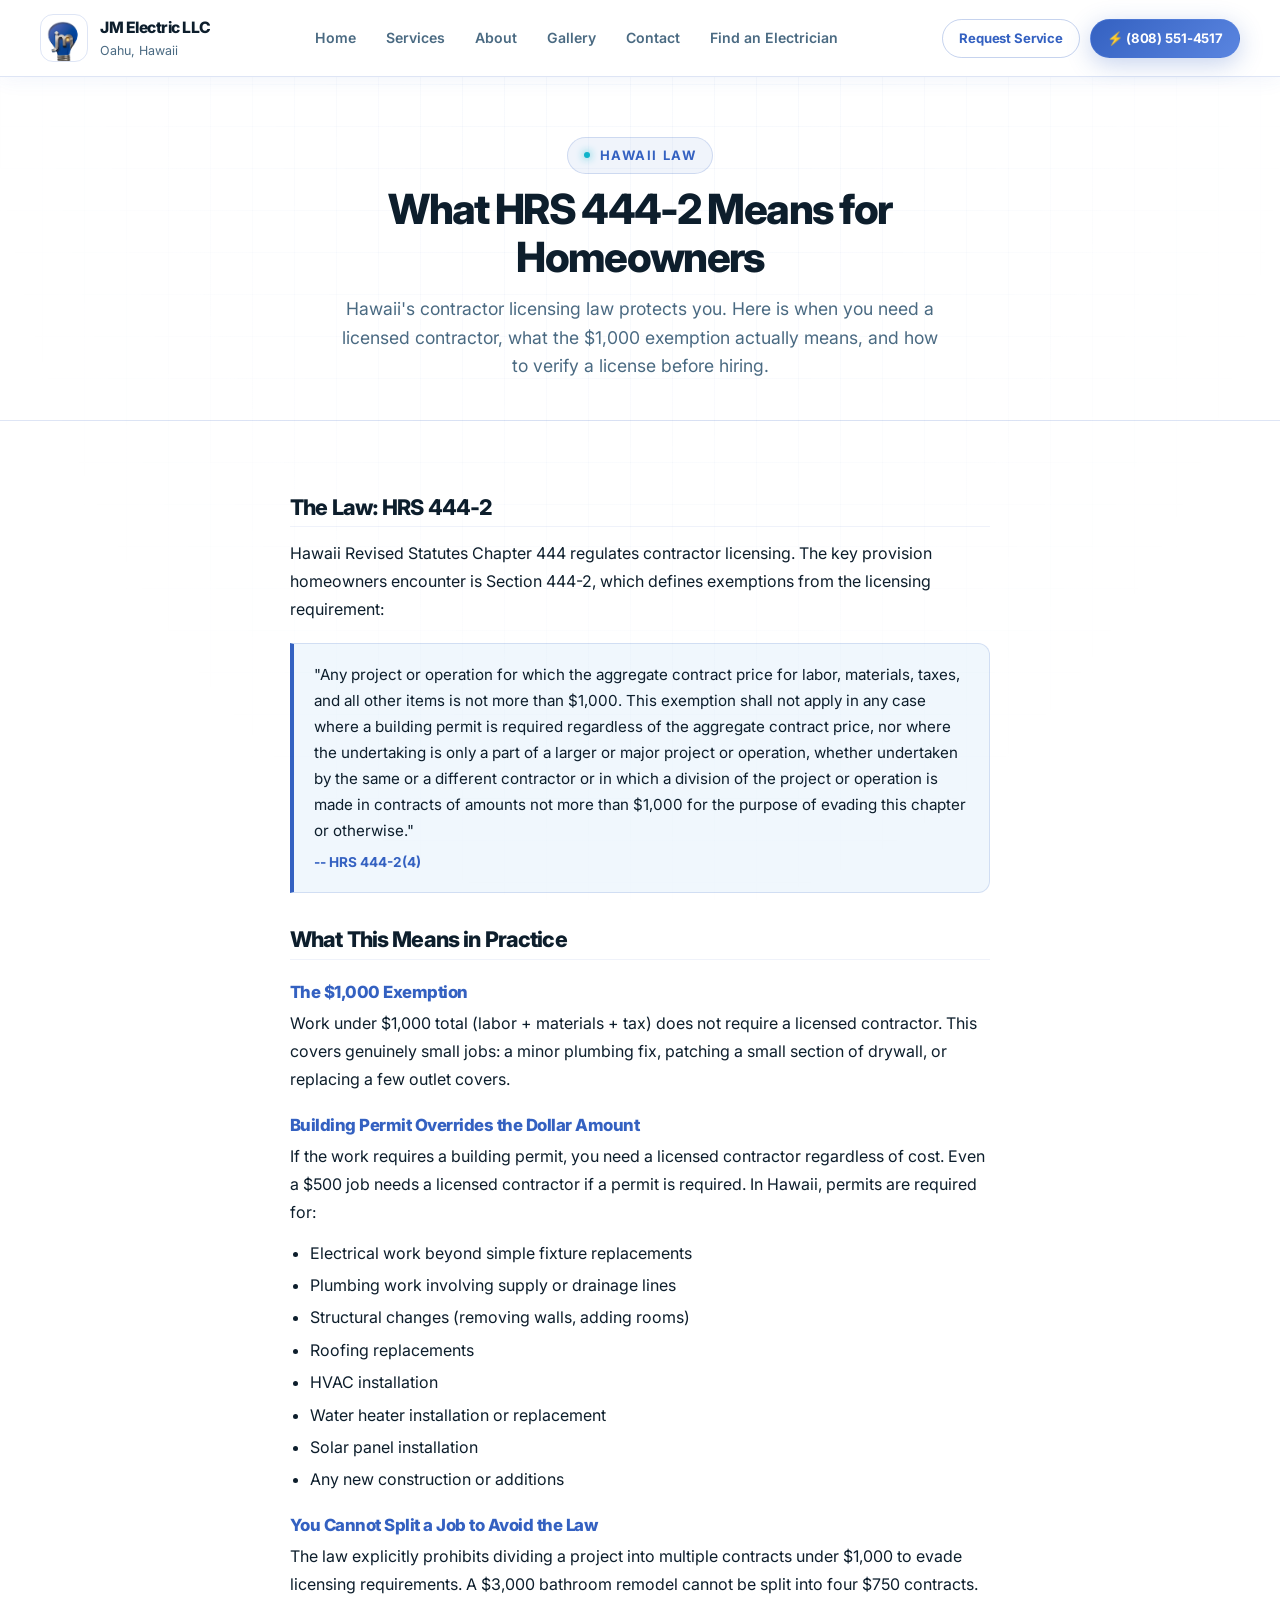
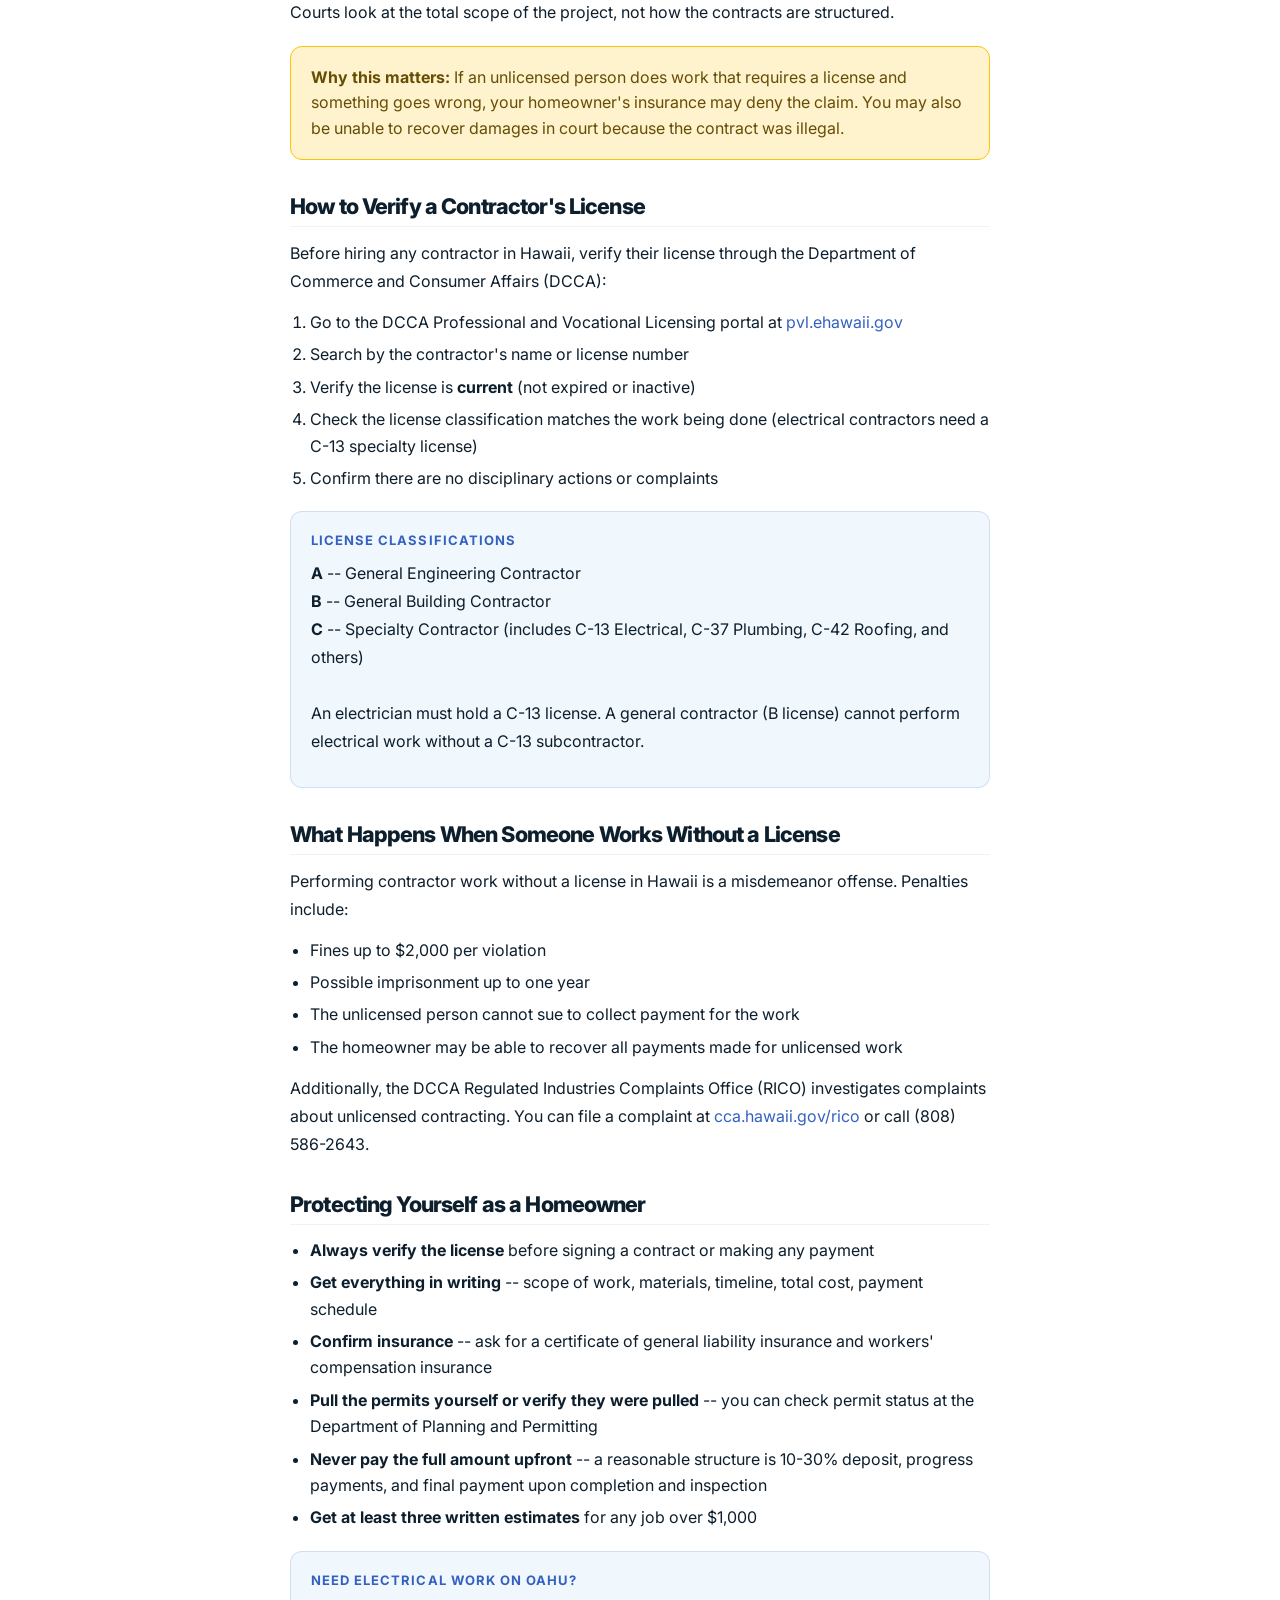
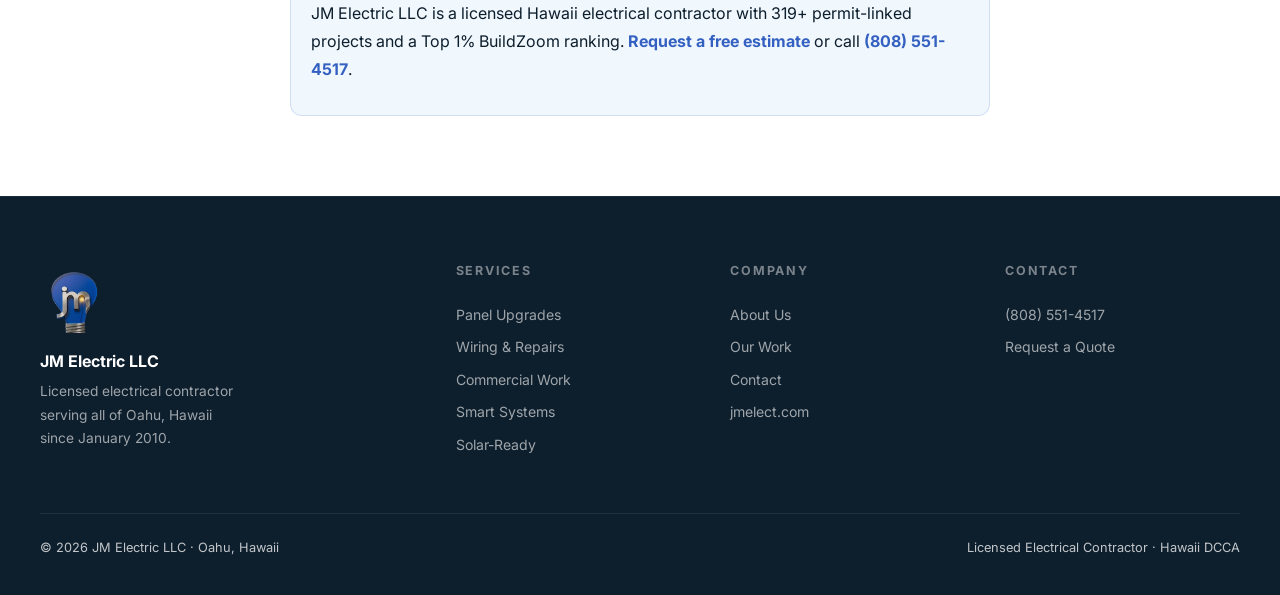
<file: contractor-licensing-hawaii.html>
<!DOCTYPE html>
<html lang="en">
<head>
  <!-- Google tag (gtag.js) -->
  <script async src="https://www.googletagmanager.com/gtag/js?id=G-DVCL1WYNB4"></script>
  <script>
    window.dataLayer = window.dataLayer || [];
    function gtag(){dataLayer.push(arguments);}
    gtag('js', new Date());
    gtag('config', 'G-DVCL1WYNB4');
  </script>
  <meta charset="UTF-8" />
  <meta name="viewport" content="width=device-width, initial-scale=1.0" />
  <title>Hawaii Contractor Licensing Law (HRS 444-2) for Homeowners</title>
  <meta name="description" content="Understand Hawaii's contractor licensing law HRS 444-2. When you need a licensed contractor, the $1,000 exemption, building permit requirements, and how to verify a contractor's license." />
  <link rel="canonical" href="https://electriciansoahu.com/contractor-licensing-hawaii.html" />
  <meta property="og:title" content="Hawaii Contractor Licensing Law: What HRS 444-2 Means for Homeowners">
  <meta property="og:description" content="When you need a licensed contractor in Hawaii, the $1,000 exemption, and how to verify licenses.">
  <meta property="og:type" content="article">
  <meta property="og:image" content="https://electriciansoahu.com/img/hero-logo-no-background.png">
  <meta property="og:url" content="https://electriciansoahu.com/contractor-licensing-hawaii.html">
  <link rel="icon" href="img/jm_electric_favicon.ico" type="image/x-icon" />
  <link rel="preconnect" href="https://fonts.googleapis.com">
  <link rel="preconnect" href="https://fonts.gstatic.com" crossorigin>
  <link href="https://fonts.googleapis.com/css2?family=Inter:wght@400;500;600;700;800&display=swap" rel="stylesheet">
  <link rel="stylesheet" href="assets/style.css" />

  <script type="application/ld+json">
  {
    "@context": "https://schema.org",
    "@type": "Article",
    "headline": "Hawaii Contractor Licensing Law: What HRS 444-2 Means for Homeowners",
    "description": "Understand Hawaii's contractor licensing law HRS 444-2. When you need a licensed contractor, the $1,000 exemption, building permit requirements, and how to verify a contractor's license.",
    "author": {"@type": "Organization", "name": "JM Electric LLC", "url": "https://electriciansoahu.com/"},
    "publisher": {"@type": "Organization", "name": "JM Electric LLC"},
    "datePublished": "2026-06-14",
    "dateModified": "2026-06-14"
  }
  </script>

  <style>
    .article-hero {
      padding: 60px 0 40px;
      text-align: center;
      border-bottom: 1px solid var(--line);
    }
    .article-hero .eyebrow {
      font-size: 13px;
      font-weight: 700;
      text-transform: uppercase;
      letter-spacing: .12em;
      color: var(--primary);
      margin-bottom: 12px;
    }
    .article-hero h1 {
      font-size: clamp(1.8rem, 4vw, 2.6rem);
      max-width: 720px;
      margin: 0 auto 14px;
      line-height: 1.15;
    }
    .article-hero .lead {
      color: var(--muted);
      font-size: 1.1rem;
      max-width: 600px;
      margin: 0 auto;
      line-height: 1.6;
    }
    .article-body {
      max-width: 740px;
      margin: 0 auto;
      padding: 40px 20px 60px;
    }
    .article-body h2 {
      font-size: 1.35rem;
      margin: 36px 0 12px;
      padding-bottom: 8px;
      border-bottom: 1px solid var(--line-2);
      color: var(--text);
    }
    .article-body h3 {
      font-size: 1.05rem;
      margin: 24px 0 8px;
      color: var(--primary);
    }
    .article-body p {
      line-height: 1.75;
      margin: 0 0 14px;
      color: var(--text);
    }
    .article-body ul, .article-body ol {
      padding-left: 20px;
      margin: 0 0 14px;
    }
    .article-body li {
      margin: 6px 0;
      line-height: 1.65;
    }
    .law-block {
      background: var(--bg-2);
      border: 1px solid var(--line);
      border-left: 4px solid var(--primary);
      border-radius: 0 var(--r-sm) var(--r-sm) 0;
      padding: 18px 20px;
      margin: 20px 0;
      font-size: 0.95rem;
      line-height: 1.7;
    }
    .law-block .cite {
      display: block;
      margin-top: 8px;
      font-weight: 700;
      font-size: 0.85rem;
      color: var(--primary);
    }
    .info-card {
      background: var(--bg-2);
      border: 1px solid var(--line);
      border-radius: var(--r-sm);
      padding: 18px 20px;
      margin: 20px 0;
    }
    .info-card .label {
      font-weight: 700;
      font-size: 13px;
      text-transform: uppercase;
      letter-spacing: .08em;
      color: var(--primary);
      margin-bottom: 8px;
    }
    .warning-card {
      background: #fef3cd;
      border: 1px solid #ffc107;
      border-radius: var(--r-sm);
      padding: 18px 20px;
      margin: 20px 0;
      color: #664d03;
    }
    .warning-card strong { color: #664d03; }
  </style>
</head>
<body>

  <header class="topbar">
    <div class="container inner">
      <a class="brand" href="index.html">
        <div class="brand-logo">
          <img src="img/hero-logo-no-background.png" alt="JM Electric LLC logo" />
        </div>
        <div class="brand-copy">
          <strong>JM Electric LLC</strong>
          <span>Oahu, Hawaii</span>
        </div>
      </a>
      <button class="hamburger" aria-label="Open menu" aria-expanded="false">
        <span></span><span></span><span></span>
      </button>
      <nav class="nav" role="navigation">
        <a href="index.html">Home</a>
        <a href="services.html">Services</a>
        <a href="about.html">About</a>
        <a href="gallery.html">Gallery</a>
        <a href="contact.html">Contact</a>
        <a href="find-licensed-electrician-hawaii.html">Find an Electrician</a>
      </nav>
      <div class="cta-group">
        <a class="btn secondary sm" href="contact.html">Request Service</a>
        <a class="btn primary sm" href="tel:+18085514517">&#9889; (808) 551-4517</a>
      </div>
    </div>
  </header>

  <main>
    <section class="article-hero">
      <div class="container">
        <div class="eyebrow">Hawaii Law</div>
        <h1>What HRS 444-2 Means for Homeowners</h1>
        <p class="lead">Hawaii's contractor licensing law protects you. Here is when you need a licensed contractor, what the $1,000 exemption actually means, and how to verify a license before hiring.</p>
      </div>
    </section>

    <div class="article-body">

      <h2>The Law: HRS 444-2</h2>
      <p>Hawaii Revised Statutes Chapter 444 regulates contractor licensing. The key provision homeowners encounter is Section 444-2, which defines exemptions from the licensing requirement:</p>

      <div class="law-block">
        "Any project or operation for which the aggregate contract price for labor, materials, taxes, and all other items is not more than $1,000. This exemption shall not apply in any case where a building permit is required regardless of the aggregate contract price, nor where the undertaking is only a part of a larger or major project or operation, whether undertaken by the same or a different contractor or in which a division of the project or operation is made in contracts of amounts not more than $1,000 for the purpose of evading this chapter or otherwise."
        <span class="cite">-- HRS 444-2(4)</span>
      </div>

      <h2>What This Means in Practice</h2>

      <h3>The $1,000 Exemption</h3>
      <p>Work under $1,000 total (labor + materials + tax) does not require a licensed contractor. This covers genuinely small jobs: a minor plumbing fix, patching a small section of drywall, or replacing a few outlet covers.</p>

      <h3>Building Permit Overrides the Dollar Amount</h3>
      <p>If the work requires a building permit, you need a licensed contractor regardless of cost. Even a $500 job needs a licensed contractor if a permit is required. In Hawaii, permits are required for:</p>
      <ul>
        <li>Electrical work beyond simple fixture replacements</li>
        <li>Plumbing work involving supply or drainage lines</li>
        <li>Structural changes (removing walls, adding rooms)</li>
        <li>Roofing replacements</li>
        <li>HVAC installation</li>
        <li>Water heater installation or replacement</li>
        <li>Solar panel installation</li>
        <li>Any new construction or additions</li>
      </ul>

      <h3>You Cannot Split a Job to Avoid the Law</h3>
      <p>The law explicitly prohibits dividing a project into multiple contracts under $1,000 to evade licensing requirements. A $3,000 bathroom remodel cannot be split into four $750 contracts. Courts look at the total scope of the project, not how the contracts are structured.</p>

      <div class="warning-card">
        <strong>Why this matters:</strong> If an unlicensed person does work that requires a license and something goes wrong, your homeowner's insurance may deny the claim. You may also be unable to recover damages in court because the contract was illegal.
      </div>

      <h2>How to Verify a Contractor's License</h2>
      <p>Before hiring any contractor in Hawaii, verify their license through the Department of Commerce and Consumer Affairs (DCCA):</p>
      <ol>
        <li>Go to the DCCA Professional and Vocational Licensing portal at <a href="https://pvl.ehawaii.gov/pvlsearch/" target="_blank" rel="noopener" style="color:var(--primary)">pvl.ehawaii.gov</a></li>
        <li>Search by the contractor's name or license number</li>
        <li>Verify the license is <strong>current</strong> (not expired or inactive)</li>
        <li>Check the license classification matches the work being done (electrical contractors need a C-13 specialty license)</li>
        <li>Confirm there are no disciplinary actions or complaints</li>
      </ol>

      <div class="info-card">
        <div class="label">License Classifications</div>
        <p><strong>A</strong> -- General Engineering Contractor<br>
        <strong>B</strong> -- General Building Contractor<br>
        <strong>C</strong> -- Specialty Contractor (includes C-13 Electrical, C-37 Plumbing, C-42 Roofing, and others)<br><br>
        An electrician must hold a C-13 license. A general contractor (B license) cannot perform electrical work without a C-13 subcontractor.</p>
      </div>

      <h2>What Happens When Someone Works Without a License</h2>
      <p>Performing contractor work without a license in Hawaii is a misdemeanor offense. Penalties include:</p>
      <ul>
        <li>Fines up to $2,000 per violation</li>
        <li>Possible imprisonment up to one year</li>
        <li>The unlicensed person cannot sue to collect payment for the work</li>
        <li>The homeowner may be able to recover all payments made for unlicensed work</li>
      </ul>
      <p>Additionally, the DCCA Regulated Industries Complaints Office (RICO) investigates complaints about unlicensed contracting. You can file a complaint at <a href="https://cca.hawaii.gov/rico/" target="_blank" rel="noopener" style="color:var(--primary)">cca.hawaii.gov/rico</a> or call (808) 586-2643.</p>

      <h2>Protecting Yourself as a Homeowner</h2>
      <ul>
        <li><strong>Always verify the license</strong> before signing a contract or making any payment</li>
        <li><strong>Get everything in writing</strong> -- scope of work, materials, timeline, total cost, payment schedule</li>
        <li><strong>Confirm insurance</strong> -- ask for a certificate of general liability insurance and workers' compensation insurance</li>
        <li><strong>Pull the permits yourself or verify they were pulled</strong> -- you can check permit status at the Department of Planning and Permitting</li>
        <li><strong>Never pay the full amount upfront</strong> -- a reasonable structure is 10-30% deposit, progress payments, and final payment upon completion and inspection</li>
        <li><strong>Get at least three written estimates</strong> for any job over $1,000</li>
      </ul>

      <div class="info-card">
        <div class="label">Need Electrical Work on Oahu?</div>
        <p>JM Electric LLC is a licensed Hawaii electrical contractor with 319+ permit-linked projects and a Top 1% BuildZoom ranking. <a href="contact.html" style="color:var(--primary);font-weight:700">Request a free estimate</a> or call <a href="tel:+18085514517" style="color:var(--primary);font-weight:700">(808) 551-4517</a>.</p>
      </div>

    </div>
  </main>

  <footer class="footer">
    <div class="container">
      <div class="footer-grid">
        <div class="footer-brand">
          <div class="brand-logo">
            <img src="img/hero-logo-no-background.png" alt="JM Electric LLC" />
          </div>
          <strong>JM Electric LLC</strong>
          <p>Licensed electrical contractor<br>serving all of Oahu, Hawaii<br>since January 2010.</p>
        </div>
        <div class="footer-col">
          <h5>Services</h5>
          <a href="services.html">Panel Upgrades</a>
          <a href="services.html">Wiring &amp; Repairs</a>
          <a href="services.html">Commercial Work</a>
          <a href="services.html">Smart Systems</a>
          <a href="services.html">Solar-Ready</a>
        </div>
        <div class="footer-col">
          <h5>Company</h5>
          <a href="about.html">About Us</a>
          <a href="gallery.html">Our Work</a>
          <a href="contact.html">Contact</a>
          <a href="https://jmelect.com" target="_blank" rel="noopener">jmelect.com</a>
        </div>
        <div class="footer-col">
          <h5>Contact</h5>
          <a href="tel:+18085514517">(808) 551-4517</a>
          <a href="contact.html">Request a Quote</a>
        </div>
      </div>
      <div class="footer-bottom">
        <span>&copy; 2026 JM Electric LLC &middot; Oahu, Hawaii</span>
        <span>Licensed Electrical Contractor &middot; Hawaii DCCA</span>
      </div>
    </div>
  </footer>

  <script src="assets/main.js"></script>
</body>
</html>
</file>
<file: assets/style.css>
/* ======================================================================
   JM ELECTRIC LLC — MASTER STYLESHEET (LIGHT THEME)
   tobuku.github.io/electrician
   ====================================================================== */

:root {
  /* Backgrounds */
  --bg:          #ffffff;
  --bg-2:        #f0f7fd;
  --bg-3:        #e4eff8;
  --panel:       #ffffff;
  --panel-solid: #f8fbfe;

  /* Text */
  --text:        #0d1e2c;
  --muted:       #4a6a82;
  --dimmed:      #8aafc5;

  /* Brand — cobalt blue from logo */
  --brand:       #3461c1;
  --brand-2:     #2a52a8;

  /* Primary */
  --primary:     #3461c1;
  --primary-2:   #5a85e0;
  --glow:        rgba(52, 97, 193, 0.28);
  --glow-sm:     rgba(52, 97, 193, 0.12);

  /* Teal accent */
  --accent:      #0fb3ca;
  --accent-2:    rgba(15, 179, 202, 0.12);

  /* Status */
  --success:     #0a9b6e;
  --warning:     #d97706;
  --danger:      #dc2626;

  /* Borders */
  --line:        rgba(52, 97, 193, 0.16);
  --line-2:      rgba(52, 97, 193, 0.08);

  /* Layout */
  --max:         1200px;
  --r:           20px;
  --r-sm:        12px;
  --r-lg:        28px;

  /* Shadows — softer for light theme */
  --shadow:      0 4px 24px rgba(52, 97, 193, 0.1), 0 12px 40px rgba(13, 30, 44, 0.07);
  --shadow-sm:   0 2px 12px rgba(52, 97, 193, 0.08);
  --glow-shadow: 0 0 0 1px rgba(52,97,193,0.18), 0 8px 32px rgba(52, 97, 193, 0.14), 0 16px 48px rgba(13,30,44,0.08);

  /* Footer (stays dark) */
  --footer-bg:   #0d1e2c;
  --footer-text: rgba(255,255,255,0.75);
  --footer-line: rgba(255,255,255,0.1);
}

*, *::before, *::after { box-sizing: border-box; margin: 0; padding: 0; }
html { scroll-behavior: smooth; font-size: 16px; }

body {
  font-family: 'Inter', Arial, Helvetica, sans-serif;
  background: var(--bg);
  color: var(--text);
  min-height: 100vh;
  overflow-x: hidden;
  line-height: 1.6;
}

/* Very subtle circuit grid — barely visible on white */
body::before {
  content: '';
  position: fixed;
  inset: 0;
  background-image:
    linear-gradient(rgba(52, 97, 193, 0.035) 1px, transparent 1px),
    linear-gradient(90deg, rgba(52, 97, 193, 0.035) 1px, transparent 1px);
  background-size: 42px 42px;
  pointer-events: none;
  z-index: 0;
  mask-image: radial-gradient(ellipse at 50% 0%, black 20%, transparent 75%);
}

img { max-width: 100%; display: block; }
a { color: inherit; text-decoration: none; }
button { cursor: pointer; border: none; background: none; font: inherit; }

/* ── Layout ───────────────────────────────────────────────────────── */
.container {
  width: min(calc(100% - 40px), var(--max));
  margin: 0 auto;
  position: relative;
  z-index: 2;
}
.section { padding: 90px 0; position: relative; }
.section.alt { background: var(--bg-2); }

/* ── Typography ───────────────────────────────────────────────────── */
h1, h2, h3, h4 {
  line-height: 1.0;
  letter-spacing: -0.04em;
  font-weight: 800;
  color: var(--text);
}
h1 { font-size: clamp(2.8rem, 7vw, 5.6rem); }
h2 { font-size: clamp(2rem, 4vw, 3.2rem); }
h3 { font-size: clamp(1.15rem, 2vw, 1.45rem); letter-spacing: -0.03em; }
p  { color: var(--muted); line-height: 1.72; }

.eyebrow {
  display: inline-flex;
  align-items: center;
  gap: 10px;
  padding: 7px 16px;
  background: rgba(52, 97, 193, 0.07);
  border: 1px solid rgba(52, 97, 193, 0.18);
  border-radius: 999px;
  color: var(--primary);
  font-size: 0.8rem;
  font-weight: 700;
  letter-spacing: 0.14em;
  text-transform: uppercase;
  margin-bottom: 20px;
}
.eyebrow::before {
  content: '';
  width: 6px; height: 6px;
  border-radius: 50%;
  background: var(--accent);
  box-shadow: 0 0 8px var(--accent);
  animation: pulse-dot 2s ease-in-out infinite;
}

.kicker {
  color: var(--accent);
  font-size: 0.74rem;
  font-weight: 700;
  letter-spacing: 0.18em;
  text-transform: uppercase;
  margin-bottom: 10px;
}

.section-head {
  display: flex;
  align-items: flex-end;
  justify-content: space-between;
  gap: 20px;
  margin-bottom: 44px;
}
.section-head h2 { flex-shrink: 0; }
.section-head::after {
  content: '';
  flex: 1;
  height: 2px;
  background: linear-gradient(90deg, rgba(52,97,193,0.2), transparent);
  margin-bottom: 8px;
}

/* ── Navigation ───────────────────────────────────────────────────── */
.topbar {
  position: sticky;
  top: 0;
  z-index: 100;
  background: rgba(255, 255, 255, 0.96);
  backdrop-filter: blur(20px) saturate(1.8);
  -webkit-backdrop-filter: blur(20px) saturate(1.8);
  border-bottom: 1px solid var(--line);
  box-shadow: 0 2px 20px rgba(52, 97, 193, 0.07);
}
.topbar .inner {
  display: flex;
  align-items: center;
  justify-content: space-between;
  gap: 18px;
  min-height: 76px;
  padding: 10px 0;
}
.brand { display: flex; align-items: center; gap: 12px; flex-shrink: 0; }
.brand-logo {
  width: 48px; height: 48px;
  border-radius: 13px;
  overflow: hidden;
  border: 1px solid var(--line);
  background: transparent;
  flex-shrink: 0;
  display: grid;
  place-items: center;
}
.brand-logo img { width: 100%; height: 100%; object-fit: contain; }
.brand-copy strong { display: block; font-size: 0.98rem; font-weight: 800; letter-spacing: -0.03em; color: var(--text); }
.brand-copy span   { display: block; font-size: 0.78rem; color: var(--muted); }

.nav { display: flex; align-items: center; gap: 4px; }
.nav a {
  padding: 7px 13px;
  border-radius: 999px;
  color: var(--muted);
  font-size: 0.88rem;
  font-weight: 600;
  transition: color 0.2s, background 0.2s;
}
.nav a:hover { color: var(--primary); background: rgba(52,97,193,0.06); }
.nav a.active {
  color: var(--primary);
  background: rgba(52, 97, 193, 0.1);
  border: 1px solid rgba(52, 97, 193, 0.2);
}

.cta-group { display: flex; gap: 10px; align-items: center; flex-shrink: 0; }

/* Hamburger */
.hamburger { display: none; flex-direction: column; gap: 5px; padding: 8px; }
.hamburger span {
  display: block; width: 22px; height: 2px;
  background: var(--text); border-radius: 2px;
  transition: all 0.3s ease;
}
.hamburger.open span:nth-child(1) { transform: translateY(7px) rotate(45deg); }
.hamburger.open span:nth-child(2) { opacity: 0; }
.hamburger.open span:nth-child(3) { transform: translateY(-7px) rotate(-45deg); }

/* ── Buttons ──────────────────────────────────────────────────────── */
.btn {
  display: inline-flex;
  align-items: center;
  justify-content: center;
  gap: 8px;
  padding: 13px 24px;
  border-radius: 999px;
  font-weight: 700;
  font-size: 0.9rem;
  letter-spacing: -0.01em;
  border: 1.5px solid transparent;
  transition: transform 0.25s ease, box-shadow 0.25s ease, background 0.25s ease, border-color 0.25s ease;
  cursor: pointer;
  white-space: nowrap;
  position: relative;
  overflow: hidden;
  -webkit-tap-highlight-color: transparent;
}
.btn::after {
  content: '';
  position: absolute; inset: 0;
  background: linear-gradient(120deg, transparent 30%, rgba(255,255,255,0.2) 50%, transparent 70%);
  transform: translateX(-100%);
  transition: transform 0.55s ease;
}
.btn:hover::after { transform: translateX(100%); }
.btn:hover { transform: translateY(-2px); }
.btn:active { transform: scale(0.97); }

.btn.primary {
  background: linear-gradient(135deg, var(--primary) 0%, var(--primary-2) 100%);
  color: #ffffff;
  box-shadow: 0 6px 24px var(--glow);
  border-color: rgba(90, 133, 224, 0.3);
}
.btn.primary:hover { box-shadow: 0 10px 36px rgba(52,97,193,0.45); }

.btn.secondary {
  background: transparent;
  border-color: rgba(52, 97, 193, 0.28);
  color: var(--primary);
}
.btn.secondary:hover { background: rgba(52,97,193,0.06); border-color: var(--primary); }

.btn.lg { padding: 16px 34px; font-size: 1rem; }
.btn.sm { padding: 8px 16px; font-size: 0.82rem; }

.emergency-badge {
  display: inline-flex;
  align-items: center;
  gap: 8px;
  padding: 8px 16px;
  background: rgba(220, 38, 38, 0.06);
  border: 1px solid rgba(220, 38, 38, 0.2);
  border-radius: 999px;
  color: var(--danger);
  font-size: 0.82rem;
  font-weight: 600;
}
.pulse-dot {
  width: 7px; height: 7px;
  border-radius: 50%;
  background: currentColor;
  animation: pulse-dot 1.6s ease-in-out infinite;
}

/* ── Hero ─────────────────────────────────────────────────────────── */
.hero {
  padding: 80px 0 60px;
  min-height: 88vh;
  display: flex;
  align-items: center;
  position: relative;
  overflow: hidden;
  background: linear-gradient(150deg, #f0f7fd 0%, #ffffff 55%, #f0f7fd 100%);
}
.hero::before {
  content: '';
  position: absolute;
  top: -100px; right: -100px;
  width: 600px; height: 600px;
  background: radial-gradient(circle, rgba(52,97,193,0.07), transparent 65%);
  pointer-events: none;
}
.hero-grid {
  display: grid;
  grid-template-columns: 1.15fr 0.85fr;
  gap: 40px;
  align-items: center;
  width: 100%;
}
.hero-text { max-width: 660px; }
.hero-text h1 { margin: 18px 0 22px; line-height: 0.95; }
.hero-text p  { font-size: 1.06rem; max-width: 52ch; }
.hero-actions { display: flex; gap: 14px; flex-wrap: wrap; margin-top: 32px; align-items: center; }

.hero-stats {
  display: grid;
  grid-template-columns: repeat(3, 1fr);
  gap: 12px;
  margin-top: 36px;
}
.stat-pill {
  padding: 16px 18px;
  background: #ffffff;
  border: 1px solid var(--line);
  border-radius: 16px;
  text-align: center;
  box-shadow: var(--shadow-sm);
  transition: border-color 0.3s, transform 0.3s, box-shadow 0.3s;
}
.stat-pill:hover { border-color: var(--primary); transform: translateY(-3px); box-shadow: var(--shadow); }
.stat-pill .num { display: block; font-size: 1.55rem; font-weight: 800; letter-spacing: -0.05em; color: var(--primary); line-height: 1; }
.stat-pill .lbl { display: block; font-size: 0.76rem; color: var(--muted); margin-top: 5px; }

/* Hero visual */
.hero-visual {
  position: relative;
  display: flex;
  align-items: center;
  justify-content: center;
  min-height: 520px;
}
.hero-glow {
  position: absolute; inset: -50px;
  background: radial-gradient(circle at center, rgba(52,97,193,0.1), transparent 62%);
  animation: breathe 5s ease-in-out infinite;
}
.hero-logo-img {
  width: min(320px, 90%);
  border-radius: var(--r-lg);
  border: 1px solid var(--line);
  box-shadow: var(--shadow), 0 0 60px rgba(52,97,193,0.08);
  position: relative;
  z-index: 2;
  background: #fff;
}
/* Transparent-bg logo variant (no box-shadow or bg needed) */
.hero-logo-img.transparent {
  background: transparent;
  border: none;
  box-shadow: 0 20px 60px rgba(52,97,193,0.15);
}
.orbit {
  position: absolute; inset: -65px;
  border-radius: 50%;
  border: 1px solid rgba(52, 97, 193, 0.15);
  pointer-events: none;
}
.orbit::after {
  content: '';
  position: absolute;
  top: -5px; left: 50%;
  transform: translateX(-50%);
  width: 10px; height: 10px;
  border-radius: 50%;
  background: var(--primary);
  box-shadow: 0 0 12px var(--primary), 0 0 24px var(--glow-sm);
}
.orbit-2 {
  inset: -120px;
  border-style: dashed;
  border-color: rgba(15, 179, 202, 0.18);
}
.orbit-2::after { background: var(--accent); box-shadow: 0 0 12px var(--accent); }

.float-tag {
  position: absolute;
  padding: 9px 15px;
  background: rgba(255, 255, 255, 0.95);
  border: 1px solid var(--line);
  border-radius: 12px;
  backdrop-filter: blur(8px);
  font-size: 0.8rem;
  font-weight: 600;
  color: var(--text);
  white-space: nowrap;
  box-shadow: 0 8px 24px rgba(52,97,193,0.1);
  z-index: 3;
  display: flex;
  align-items: center;
  gap: 7px;
}
.float-tag .dot { width: 8px; height: 8px; border-radius: 50%; flex-shrink: 0; }
.float-tag.t1 { top: 8%;  right: -10px; animation: float-a 4s ease-in-out infinite; }
.float-tag.t2 { bottom: 18%; left: -20px; animation: float-b 5.2s ease-in-out infinite; }
.float-tag.t3 { top: 52%; right: -30px; animation: float-a 3.8s ease-in-out infinite 0.6s; }

/* ── Page hero (inner pages) ──────────────────────────────────────── */
.page-hero {
  padding: 100px 0 50px;
  position: relative;
  overflow: hidden;
  background: linear-gradient(150deg, #f0f7fd 0%, #ffffff 60%);
}
.page-hero::before {
  content: '';
  position: absolute;
  top: -80px; right: -80px;
  width: 500px; height: 500px;
  background: radial-gradient(circle, rgba(52,97,193,0.06), transparent 65%);
  pointer-events: none;
}
.page-hero-grid { display: grid; grid-template-columns: 1fr 1fr; gap: 50px; align-items: center; }
.page-hero h1 { margin: 16px 0 18px; line-height: 0.96; }
.page-hero p  { font-size: 1.04rem; max-width: 50ch; }
.page-hero-actions { display: flex; gap: 12px; flex-wrap: wrap; margin-top: 30px; }

.page-hero-img {
  position: relative;
  border-radius: var(--r-lg);
  overflow: hidden;
  aspect-ratio: 4/3;
  border: 1px solid var(--line);
  box-shadow: var(--shadow);
}
.page-hero-img img { width: 100%; height: 100%; object-fit: cover; transition: transform 0.55s ease; }
.page-hero-img:hover img { transform: scale(1.04); }
.page-hero-img::after {
  content: '';
  position: absolute; inset: 0;
  background: linear-gradient(180deg, transparent 50%, rgba(13,30,44,0.3));
}

/* ── Cards ────────────────────────────────────────────────────────── */
.card {
  background: var(--panel);
  border: 1px solid var(--line);
  border-radius: var(--r);
  padding: 28px;
  position: relative;
  overflow: hidden;
  box-shadow: var(--shadow-sm);
  transition: transform 0.3s ease, border-color 0.3s ease, box-shadow 0.3s ease;
}
.card:hover { transform: translateY(-5px); border-color: rgba(52,97,193,0.3); box-shadow: var(--glow-shadow); }
.card::before {
  content: '';
  position: absolute; inset: -1px;
  border-radius: inherit;
  background: linear-gradient(135deg, rgba(52,97,193,0.06), transparent 55%);
  opacity: 0;
  transition: opacity 0.3s;
}
.card:hover::before { opacity: 1; }
.card .glow-blob {
  position: absolute;
  bottom: -28px; right: -28px;
  width: 120px; height: 120px;
  background: radial-gradient(circle, rgba(52,97,193,0.08), transparent 68%);
  pointer-events: none;
}

/* Feature card */
.feature-card {
  display: grid;
  grid-template-columns: 1fr 1fr;
  border-radius: var(--r-lg);
  overflow: hidden;
  border: 1px solid var(--line);
  background: var(--panel);
  box-shadow: var(--shadow);
  transition: transform 0.3s ease, box-shadow 0.3s ease;
}
.feature-card:hover { transform: translateY(-5px); box-shadow: var(--glow-shadow); }
.feature-card .fc-img { position: relative; overflow: hidden; }
.feature-card .fc-img img { width: 100%; height: 100%; object-fit: cover; transition: transform 0.5s ease; }
.feature-card:hover .fc-img img { transform: scale(1.06); }
.feature-card .fc-img::after {
  content: '';
  position: absolute; inset: 0;
  background: linear-gradient(90deg, rgba(13,30,44,0.2), transparent);
}
.feature-card .fc-body {
  padding: 34px;
  display: flex; flex-direction: column; justify-content: center;
}
.feature-card .fc-body h3 { font-size: 1.3rem; margin: 10px 0 14px; }
.feature-card .fc-body p  { margin-bottom: 14px; }
.feature-card .fc-body ul { list-style: none; }
.feature-card .fc-body ul li {
  padding: 7px 0;
  border-bottom: 1px solid var(--line-2);
  color: var(--muted);
  font-size: 0.9rem;
  display: flex; align-items: center; gap: 10px;
}
.feature-card .fc-body ul li::before {
  content: '';
  width: 6px; height: 6px;
  border-radius: 50%;
  background: linear-gradient(135deg, var(--primary), var(--accent));
  flex-shrink: 0;
}

/* Service card */
.service-card {
  background: var(--panel);
  border: 1px solid var(--line);
  border-radius: var(--r);
  padding: 28px;
  display: flex; flex-direction: column; gap: 12px;
  position: relative; overflow: hidden;
  box-shadow: var(--shadow-sm);
  transition: transform 0.3s ease, border-color 0.3s ease, box-shadow 0.3s ease;
}
.service-card:hover { transform: translateY(-5px); border-color: rgba(52,97,193,0.35); box-shadow: var(--glow-shadow); }
.service-card::after {
  content: '';
  position: absolute; top: 0; left: 0; right: 0; height: 3px;
  background: linear-gradient(90deg, var(--primary), var(--accent));
  transform: scaleX(0); transform-origin: left;
  transition: transform 0.35s ease;
}
.service-card:hover::after { transform: scaleX(1); }
.service-card .svc-num {
  font-size: 2.8rem; font-weight: 800;
  color: rgba(52,97,193,0.1); letter-spacing: -0.06em; line-height: 1;
}
.service-card h3 { font-size: 1.18rem; }
.svc-tags { display: flex; flex-wrap: wrap; gap: 6px; margin-top: auto; padding-top: 6px; }
.svc-tag {
  padding: 4px 11px;
  background: rgba(52, 97, 193, 0.07);
  border: 1px solid rgba(52, 97, 193, 0.18);
  border-radius: 999px;
  font-size: 0.76rem; color: var(--primary);
}

/* Gallery card */
.gallery-card {
  position: relative;
  border-radius: var(--r);
  overflow: hidden;
  border: 1px solid var(--line);
  cursor: zoom-in;
  background: var(--bg-3);
  break-inside: avoid;
  margin-bottom: 16px;
  box-shadow: var(--shadow-sm);
}
.gallery-card img { width: 100%; display: block; transition: transform 0.5s ease; }
.gallery-card:hover img { transform: scale(1.05); }
.gallery-card .overlay {
  position: absolute; inset: 0;
  background: linear-gradient(0deg, rgba(13,30,44,0.88) 0%, transparent 55%);
  display: flex; flex-direction: column; justify-content: flex-end;
  padding: 18px; opacity: 0; transition: opacity 0.32s ease;
}
.gallery-card:hover .overlay { opacity: 1; }
.gallery-card .overlay h4 { font-size: 0.9rem; font-weight: 700; color: #fff; margin-bottom: 3px; }
.gallery-card .overlay p  { font-size: 0.78rem; color: rgba(255,255,255,0.75); line-height: 1.4; margin: 0; }

/* Filter tabs */
.filter-tabs { display: flex; gap: 8px; flex-wrap: wrap; margin-bottom: 36px; }
.filter-tab {
  padding: 8px 18px; border-radius: 999px;
  background: #fff; border: 1.5px solid var(--line);
  color: var(--muted); font-size: 0.85rem; font-weight: 600;
  cursor: pointer; transition: all 0.22s;
  box-shadow: var(--shadow-sm);
}
.filter-tab:hover { color: var(--primary); border-color: var(--primary); }
.filter-tab.active { background: var(--primary); border-color: var(--primary); color: #fff; box-shadow: 0 4px 16px var(--glow); }

/* Gallery masonry grid */
.gallery-grid { columns: 3; column-gap: 16px; }

/* Contact card */
.contact-card {
  background: var(--panel);
  border: 1px solid var(--line);
  border-radius: var(--r); padding: 24px;
  display: flex; align-items: flex-start; gap: 18px;
  box-shadow: var(--shadow-sm);
  transition: border-color 0.3s ease, transform 0.3s ease, box-shadow 0.3s ease;
}
.contact-card:hover { border-color: var(--primary); transform: translateY(-3px); box-shadow: var(--shadow); }
.contact-icon {
  width: 48px; height: 48px; border-radius: 14px;
  background: rgba(52, 97, 193, 0.08);
  border: 1px solid rgba(52, 97, 193, 0.18);
  display: grid; place-items: center; flex-shrink: 0;
}
.contact-icon svg { width: 22px; height: 22px; }
.contact-info .label { font-size: 0.78rem; font-weight: 700; color: var(--muted); text-transform: uppercase; letter-spacing: 0.1em; margin-bottom: 6px; }
.contact-info strong { display: block; font-size: 1.08rem; font-weight: 700; color: var(--text); }
.contact-info a { color: var(--primary); font-size: 0.9rem; }
.contact-info a:hover { color: var(--brand-2); }

/* Timeline */
.timeline { display: flex; flex-direction: column; gap: 0; }
.timeline-item { display: grid; grid-template-columns: 80px 1fr; gap: 28px; position: relative; padding-bottom: 40px; }
.timeline-item:not(:last-child)::before {
  content: '';
  position: absolute; left: 39px; top: 40px; bottom: 0;
  width: 1px;
  background: linear-gradient(180deg, var(--primary), transparent);
  opacity: 0.4;
}
.timeline-node {
  width: 78px; height: 78px; border-radius: 50%;
  background: rgba(52, 97, 193, 0.07);
  border: 2px solid rgba(52, 97, 193, 0.25);
  display: grid; place-items: center;
  font-weight: 800; font-size: 0.82rem; color: var(--primary);
  letter-spacing: 0.02em; flex-shrink: 0;
}
.timeline-body { padding-top: 10px; }
.timeline-body h3 { font-size: 1.08rem; margin-bottom: 8px; }

/* ── Grids ────────────────────────────────────────────────────────── */
.grid-2 { display: grid; grid-template-columns: repeat(2, 1fr); gap: 20px; }
.grid-3 { display: grid; grid-template-columns: repeat(3, 1fr); gap: 20px; }
.grid-4 { display: grid; grid-template-columns: repeat(4, 1fr); gap: 18px; }

/* ── Stats band (solid blue) ──────────────────────────────────────── */
.stats-band {
  background: linear-gradient(135deg, var(--primary) 0%, #1e4ba8 100%);
  padding: 56px 0;
  position: relative;
  overflow: hidden;
}
.stats-band::before {
  content: '';
  position: absolute; inset: 0;
  background-image:
    linear-gradient(rgba(255,255,255,0.04) 1px, transparent 1px),
    linear-gradient(90deg, rgba(255,255,255,0.04) 1px, transparent 1px);
  background-size: 42px 42px;
}
.stats-band .band-inner { display: grid; grid-template-columns: repeat(4, 1fr); gap: 20px; }
.stat-block { text-align: center; }
.stat-block .num {
  display: block;
  font-size: clamp(2.4rem, 5vw, 4rem);
  font-weight: 800; letter-spacing: -0.06em; line-height: 1;
  color: #ffffff;
}
.stat-block .lbl { display: block; font-size: 0.87rem; color: rgba(255,255,255,0.7); margin-top: 8px; }

/* ── Service area strip ───────────────────────────────────────────── */
.area-strip {
  background: rgba(52, 97, 193, 0.05);
  border: 1px solid var(--line);
  border-radius: var(--r); padding: 22px 30px;
  display: flex; align-items: center; gap: 20px; flex-wrap: wrap;
}
.area-label { font-size: 0.82rem; font-weight: 700; color: var(--muted); text-transform: uppercase; letter-spacing: 0.1em; white-space: nowrap; }
.areas { display: flex; flex-wrap: wrap; gap: 8px; flex: 1; }
.area-pill {
  padding: 5px 13px;
  background: #fff; border: 1px solid var(--line);
  border-radius: 999px; font-size: 0.8rem; color: var(--primary);
  font-weight: 500; box-shadow: var(--shadow-sm);
}

/* ── Trust badges ─────────────────────────────────────────────────── */
.trust-strip { display: flex; align-items: center; gap: 10px; flex-wrap: wrap; }
.trust-badge {
  display: flex; align-items: center; gap: 8px;
  padding: 8px 14px; background: #fff;
  border: 1px solid var(--line); border-radius: 10px;
  font-size: 0.82rem; color: var(--muted);
  box-shadow: var(--shadow-sm);
}
.trust-badge .check { color: var(--success); font-size: 1rem; font-weight: 700; }
.trust-badge strong { color: var(--text); }

/* ── CTA banner ───────────────────────────────────────────────────── */
.cta-banner {
  background: linear-gradient(135deg, var(--primary) 0%, #1e4ba8 100%);
  border-radius: var(--r-lg); padding: 64px 56px;
  text-align: center; position: relative; overflow: hidden;
}
.cta-banner::before {
  content: '';
  position: absolute; inset: 0;
  background: radial-gradient(circle at 50% 0%, rgba(255,255,255,0.08), transparent 55%);
}
.cta-banner h2 { color: #fff; margin: 12px 0 18px; }
.cta-banner p  { max-width: 50ch; margin: 0 auto 30px; color: rgba(255,255,255,0.8); font-size: 1.05rem; }
.cta-banner .eyebrow { background: rgba(255,255,255,0.15); border-color: rgba(255,255,255,0.25); color: #fff; }
.cta-banner .eyebrow::before { background: #fff; box-shadow: 0 0 6px #fff; }
.cta-banner .actions { display: flex; gap: 14px; justify-content: center; flex-wrap: wrap; }
.cta-banner .btn.primary {
  background: #fff; color: var(--primary);
  box-shadow: 0 6px 24px rgba(0,0,0,0.15);
  border-color: rgba(255,255,255,0.5);
}
.cta-banner .btn.primary:hover { box-shadow: 0 10px 32px rgba(0,0,0,0.2); }
.cta-banner .btn.secondary {
  background: rgba(255,255,255,0.1); color: #fff;
  border-color: rgba(255,255,255,0.3);
}
.cta-banner .btn.secondary:hover { background: rgba(255,255,255,0.2); }

/* ── Map ──────────────────────────────────────────────────────────── */
.map-box {
  min-height: 380px; border-radius: var(--r-lg); overflow: hidden;
  border: 1px solid var(--line);
  background: linear-gradient(180deg, #e8f2fb, #d4e8f5);
  position: relative; box-shadow: var(--shadow);
}
.map-grid {
  position: absolute; inset: 0;
  background-image:
    linear-gradient(rgba(52,97,193,0.08) 1px, transparent 1px),
    linear-gradient(90deg, rgba(52,97,193,0.08) 1px, transparent 1px);
  background-size: 42px 42px;
}
.map-glow { position: absolute; border-radius: 50%; pointer-events: none; }
.map-glow-1 { top: 28%; left: 22%; width: 42%; height: 42%; background: radial-gradient(circle, rgba(52,97,193,0.2), transparent 68%); animation: breathe 4.5s ease-in-out infinite; }
.map-glow-2 { top: 42%; left: 60%; width: 28%; height: 28%; background: radial-gradient(circle, rgba(15,179,202,0.18), transparent 68%); animation: breathe 5.5s ease-in-out infinite 1.2s; }
.map-pin {
  position: absolute; border-radius: 50%;
  background: linear-gradient(135deg, var(--primary), var(--accent));
  box-shadow: 0 0 0 6px rgba(52,97,193,0.15), 0 0 22px var(--glow);
  animation: pin-pulse 2.8s ease-in-out infinite;
}
.map-pin.main { width: 20px; height: 20px; left: 25%; top: 53%; }
.map-pin.p2   { width: 13px; height: 13px; left: 43%; top: 37%; animation-delay: 0.5s; }
.map-pin.p3   { width: 13px; height: 13px; left: 56%; top: 48%; animation-delay: 1s; }
.map-pin.p4   { width: 13px; height: 13px; left: 70%; top: 33%; animation-delay: 1.5s; }
.map-pin.p5   { width: 11px; height: 11px; left: 36%; top: 66%; animation-delay: 0.8s; }
.map-lbl {
  position: absolute; background: rgba(255,255,255,0.92);
  border: 1px solid var(--line); border-radius: 8px;
  padding: 5px 11px; font-size: 0.76rem; font-weight: 600; color: var(--text);
  white-space: nowrap; backdrop-filter: blur(4px);
  box-shadow: var(--shadow-sm);
}
.map-lbl.l1 { left: 17%; top: 62%; }
.map-lbl.l2 { left: 39%; top: 26%; }
.map-lbl.l3 { left: 52%; top: 56%; }
.map-lbl.l4 { left: 65%; top: 23%; }
.map-title {
  position: absolute; top: 18px; left: 18px;
  font-size: 0.82rem; font-weight: 700; color: var(--primary);
  letter-spacing: 0.12em; text-transform: uppercase;
}

/* ── Form ─────────────────────────────────────────────────────────── */
.form-wrap {
  background: var(--panel);
  border: 1px solid var(--line);
  border-radius: var(--r-lg); padding: 40px;
  box-shadow: var(--shadow);
}
.form-row { display: grid; grid-template-columns: 1fr 1fr; gap: 16px; margin-bottom: 16px; }
.form-row.full { grid-template-columns: 1fr; }
.field { display: flex; flex-direction: column; gap: 6px; }
.field label { font-size: 0.79rem; font-weight: 700; color: var(--muted); letter-spacing: 0.08em; text-transform: uppercase; }
.field input,
.field textarea,
.field select {
  background: var(--bg-2);
  border: 1.5px solid var(--line);
  border-radius: var(--r-sm);
  color: var(--text); padding: 13px 16px;
  font: inherit; font-size: 0.94rem; width: 100%;
  transition: border-color 0.25s, box-shadow 0.25s; outline: none;
  -webkit-appearance: none;
}
.field input:focus,
.field textarea:focus,
.field select:focus {
  border-color: var(--primary);
  box-shadow: 0 0 0 3px rgba(52,97,193,0.1);
  background: #fff;
}
.field textarea { min-height: 130px; resize: vertical; }
.field select option { background: #fff; color: var(--text); }

/* ── Footer (dark — stays dark) ───────────────────────────────────── */
.footer {
  background: var(--footer-bg);
  border-top: 1px solid rgba(255,255,255,0.06);
  padding: 64px 0 36px;
  position: relative;
}
.footer p, .footer span, .footer a { color: var(--footer-text); }
.footer-grid { display: grid; grid-template-columns: 1.6fr 1fr 1fr 1fr; gap: 40px; }
.footer-brand .brand-logo {
  width: 72px; height: 72px; margin-bottom: 16px;
  background: transparent; border: none;
}
.footer-brand .brand-logo img { object-fit: contain; }
.footer-brand strong { display: block; font-size: 1rem; margin-bottom: 6px; color: #fff; }
.footer-brand p { font-size: 0.86rem; line-height: 1.7; color: rgba(255,255,255,0.6); }
.footer-col h5 {
  font-size: 0.78rem; text-transform: uppercase;
  letter-spacing: 0.14em; color: rgba(255,255,255,0.45); margin-bottom: 18px;
}
.footer-col a { display: block; color: rgba(255,255,255,0.6); font-size: 0.88rem; padding: 5px 0; transition: color 0.2s; }
.footer-col a:hover { color: #fff; }
.footer-bottom {
  margin-top: 52px; padding-top: 24px;
  border-top: 1px solid rgba(255,255,255,0.08);
  display: flex; justify-content: space-between; align-items: center;
  color: rgba(255,255,255,0.35); font-size: 0.8rem;
}

/* ── Keyframes ────────────────────────────────────────────────────── */
@keyframes spin      { to { transform: rotate(360deg); } }
@keyframes breathe   { 0%,100% { opacity: 0.65; transform: scale(1); } 50% { opacity: 1; transform: scale(1.1); } }
@keyframes float-a   { 0%,100% { transform: translateY(0); } 50% { transform: translateY(-12px); } }
@keyframes float-b   { 0%,100% { transform: translateY(0); } 50% { transform: translateY(9px); } }
@keyframes pulse-dot { 0%,100% { box-shadow: 0 0 0 0 rgba(15,179,202,0.5); } 50% { box-shadow: 0 0 0 7px rgba(15,179,202,0); } }
@keyframes pin-pulse { 0%,100% { box-shadow: 0 0 0 6px rgba(52,97,193,0.15), 0 0 22px var(--glow); } 50% { box-shadow: 0 0 0 12px rgba(52,97,193,0.05), 0 0 34px rgba(52,97,193,0.3); } }
@keyframes sweep     { 0% { transform: translateX(-150%); } 55% { transform: translateX(150%); } 100% { transform: translateX(150%); } }

/* GSAP init states */
.reveal       { opacity: 0; transform: translateY(30px); }
.reveal-left  { opacity: 0; transform: translateX(-30px); }
.reveal-right { opacity: 0; transform: translateX(30px); }
.reveal-scale { opacity: 0; transform: scale(0.93); }

/* ── Responsive ───────────────────────────────────────────────────── */
@media (max-width: 1024px) {
  .hero-grid { grid-template-columns: 1fr; }
  .hero-visual { display: none; }
  .page-hero-grid { grid-template-columns: 1fr; }
  .page-hero-img { display: none; }
  .grid-4 { grid-template-columns: repeat(2, 1fr); }
  .stats-band .band-inner { grid-template-columns: repeat(2, 1fr); }
  .footer-grid { grid-template-columns: 1fr 1fr; }
  .gallery-grid { columns: 2; }
  .feature-card { grid-template-columns: 1fr; }
  .feature-card .fc-img { min-height: 200px; }
}
@media (max-width: 768px) {
  .topbar .inner { flex-wrap: wrap; padding: 8px 0; gap: 10px; min-height: auto; }
  .nav { display: none; flex-direction: column; width: 100%; padding: 8px 0; gap: 2px; order: 10; }
  .nav.open { display: flex; }
  .nav a { border-radius: var(--r-sm); }
  .hamburger { display: flex; }
  .cta-group .btn.secondary { display: none; }
  h1 { font-size: clamp(2.2rem, 9vw, 3.2rem); }
  .hero { min-height: auto; padding: 56px 0 36px; }
  .hero-stats { grid-template-columns: repeat(3, 1fr); }
  .grid-3 { grid-template-columns: 1fr; }
  .grid-2 { grid-template-columns: 1fr; }
  .section { padding: 60px 0; }
  .gallery-grid { columns: 2; }
  .footer-grid { grid-template-columns: 1fr; gap: 28px; }
  .footer-bottom { flex-direction: column; gap: 8px; text-align: center; }
  .cta-banner { padding: 40px 24px; }
  .form-row { grid-template-columns: 1fr; }
  .form-wrap { padding: 28px 22px; }
  .area-strip { flex-direction: column; align-items: flex-start; gap: 14px; }
  .section-head { flex-direction: column; align-items: flex-start; }
  .section-head::after { display: none; }
}
@media (max-width: 480px) {
  .hero-stats { grid-template-columns: 1fr; }
  .hero-actions { flex-direction: column; }
  .hero-actions .btn { width: 100%; justify-content: center; }
  .gallery-grid { columns: 1; }
  .grid-4 { grid-template-columns: 1fr; }
}
</file>
